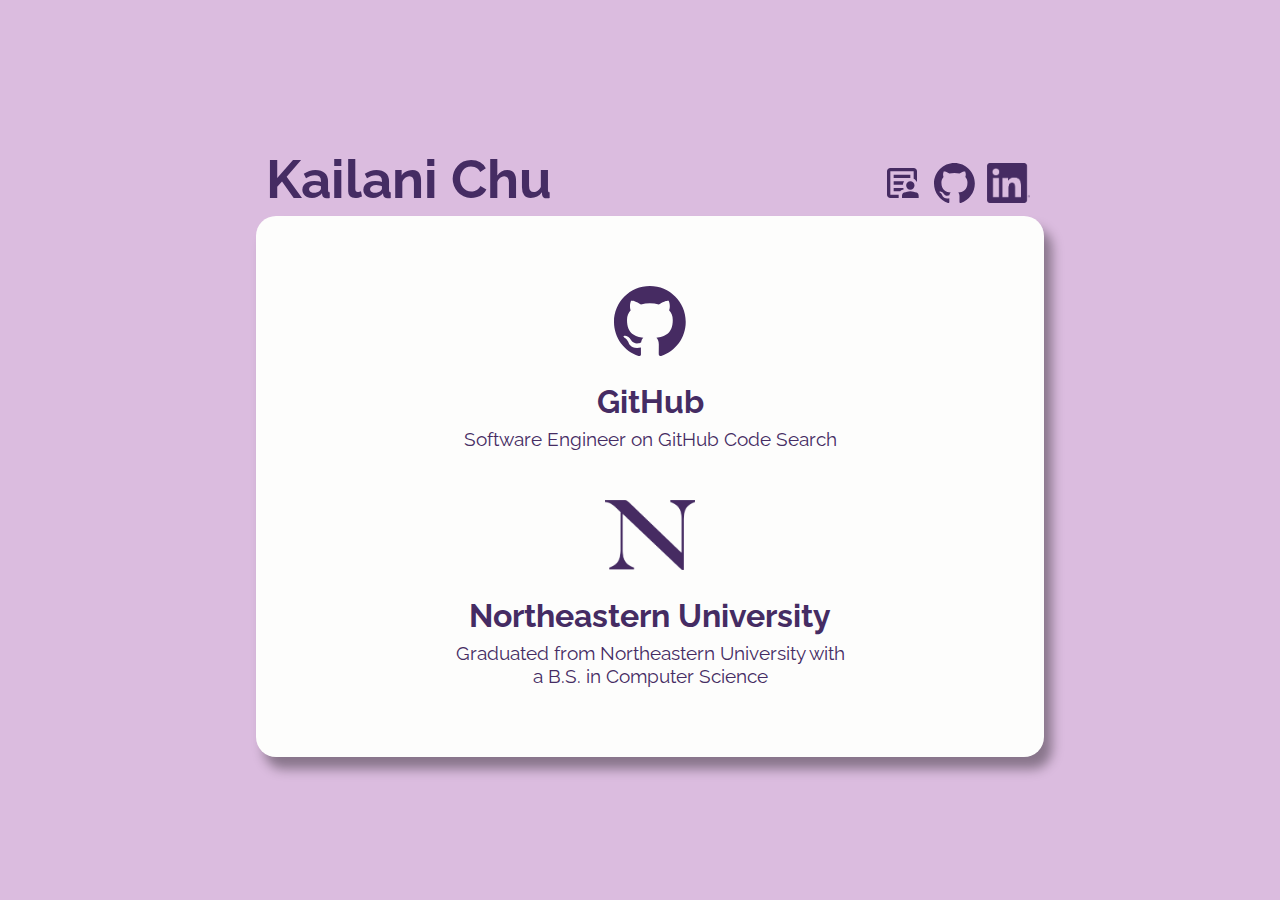
<file: index.html>
<!DOCTYPE html>
<meta charset="UTF-8">

<html>

<head>
	<title>Kailani Chu</title>
	<link rel="stylesheet" type="text/css" href="css/base.css">
	<link rel="stylesheet" type="text/css" href="css/index.css">

	<link rel="icon" type="image/png" href="favicon.png">

	<meta name="description" content="Kailani Chu Website">
	<meta name="viewport" content="width=device-width, initial-scale=1">
	<meta name="google-site-verification" content="tVwBkbaSJAWxzVa_wgE4rpUVZ51pTCfhYT0IoufiOCo" />

	<link href="https://fonts.googleapis.com/css2?family=Raleway:ital,wght@0,100..900;1,100..900&display=swap" rel="stylesheet">
</head>

<body>
	<div class="outer">
		<div class="header">
			<span class="name">Kailani Chu</span>

			<span class="links">
				<a class="external-link" href="resources/kailani-chu-resume.pdf">
					<img src="images/resume.svg" alt="resume link">
				</a>

				<a class="external-link" href="https://github.com/hawaiigal">
					<img src="images/github-mark.svg" alt="Github link">
				</a>
		
				<a class="external-link" href="https://www.linkedin.com/in/kailanichu">
					<img src="images/linkedin.png" alt="linkedin link">
				</a>
			</span>
		</div>

		<div class="container">
			<div class="item">
				<img src="images/github-mark.svg">

				<div class="description">
					<h3>GitHub</h3>
					<p>Software Engineer on GitHub Code Search</p>
				</div>
			</div>

			<div class="item">
				<img src="images/neu.png">
				<div class="description">
					<h3>Northeastern University</h3>
					<p>Graduated from Northeastern University with a B.S. in Computer Science</p>
				</div>
			</div>
		</div>
	</div>
</body>

</html>
</file>
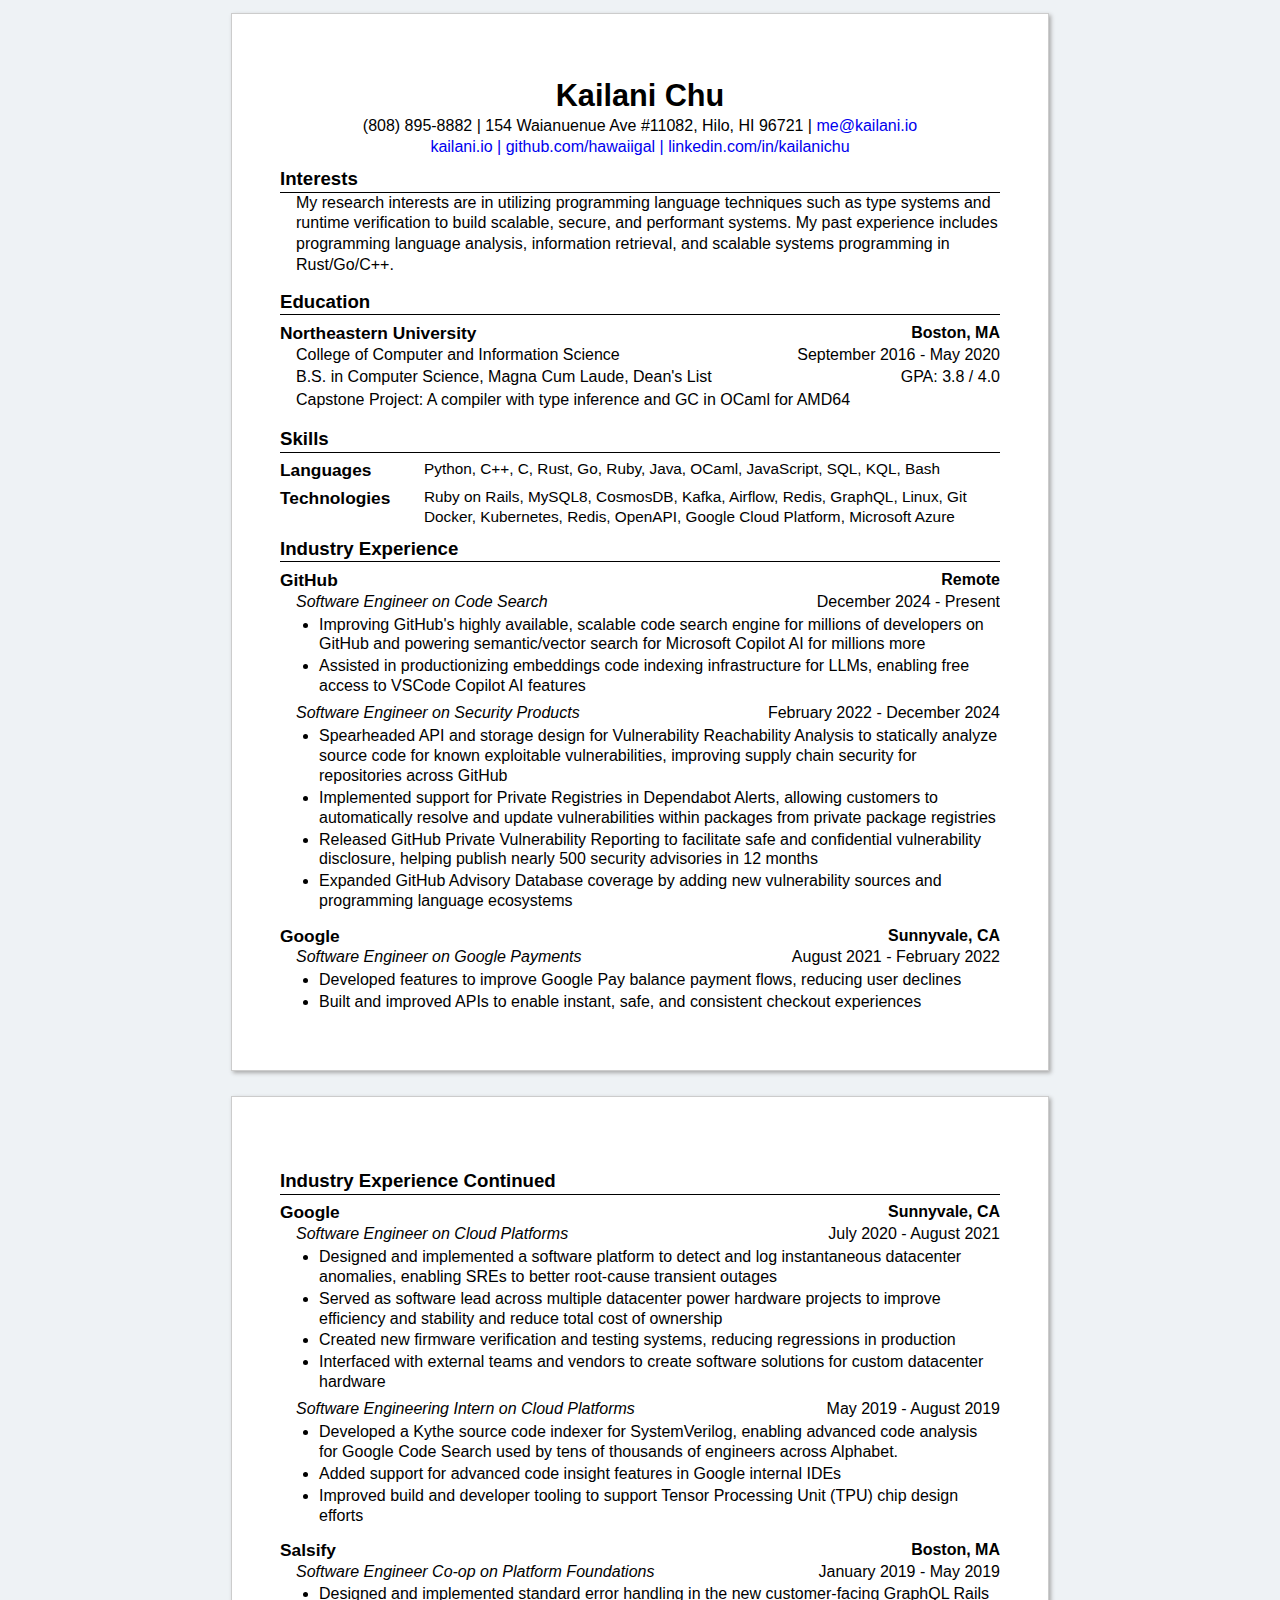
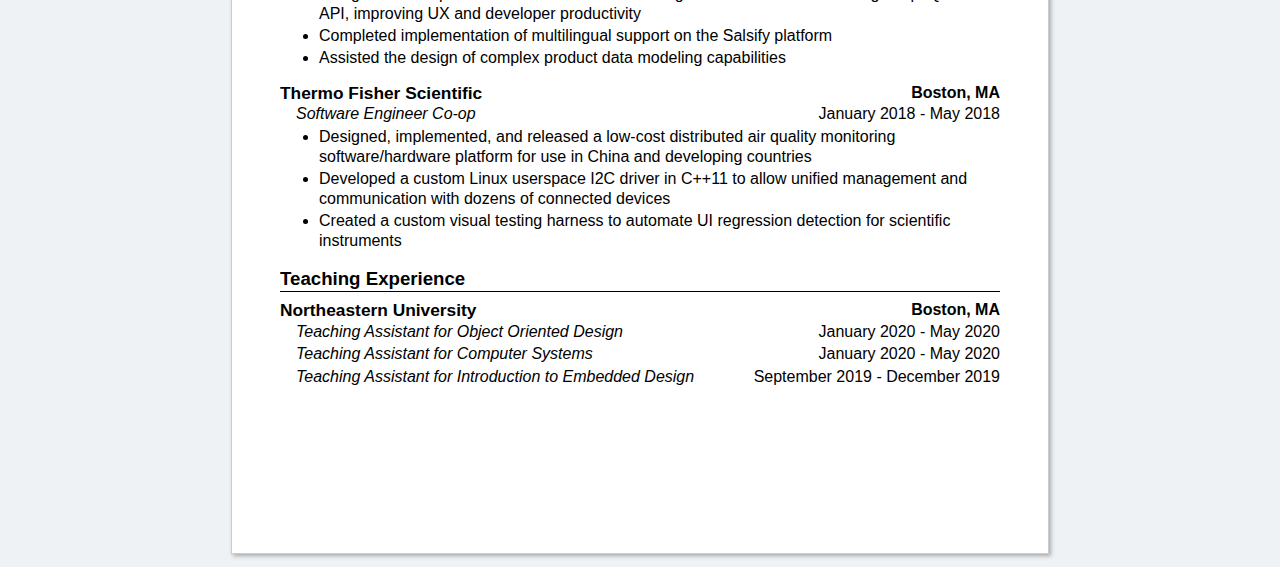
<file: resources/cv.html>
<!DOCTYPE html>

<html>

<head>
  <title>Kailani Chu CV</title>
  <link rel="stylesheet" href="../css/cv.css">
  <link rel="icon" type="../image/png" href="favicon.png">
  <meta charset="utf-8" />
</head>

<body>
  <div class="outer">
    <div class="resume">
      <div class="center header">
        <h1 class="name center">
          Kailani Chu
        </h1>

        <div class="about center">
          <div class="address">
            <p>
              (808) 895-8882
              | 154 Waianuenue Ave #11082, Hilo, HI 96721 | <a href="mailto:me@kailani.io">
                me@kailani.io</a>
            </p>
          </div>

          <p class="contact-info">

          </p>

          <p class="links">
            <a href="https://kailani.io">kailani.io | </a>
            <a href="https://github.com/hawaiigal">github.com/hawaiigal | </a>
            <a href="https://www.linkedin.com/in/kailanichu">linkedin.com/in/kailanichu</a>
          </p>

          <p class="availability">
          </p>
        </div>

      </div>

      <div class="section interest">
        <h3 class="section-title">Interests</h3>

        <div class="description">
          My research interests are in utilizing programming language techniques such as type systems and runtime
          verification to build scalable, secure, and performant systems. My past experience includes programming language analysis, information retrieval, and scalable systems programming in Rust/Go/C++.
        </div>

      </div>

      <div class="section education">
        <h3 class="section-title">Education</h3>
        <div class="entry">
          <h4>Northeastern University
            <span class="right">
              Boston, MA
            </span>
          </h4>

          <div class="description">
            <div class="position">
              <span class="">College of Computer and Information Science</span>
              <span class="right">September 2016 - May 2020</span>
            </div>

            <div class="position">
              <span class="">B.S. in Computer Science, Magna Cum Laude, Dean's List</span>
              <span class="right">GPA: 3.8 / 4.0</span>
            </div>

            <div class="position">
              <span class="">Capstone Project: A compiler with type inference and GC in OCaml for AMD64</span>
            </div>
          </div>
        </div>
      </div>

      <div class="section skills">

        <h3 class="section-title">Skills</h3>

        <div class="entry">
          <h4 class="left">Languages</h4>

          <div class="details">
            <p>Python, C++, C, Rust, Go, Ruby, Java, OCaml, JavaScript, SQL, KQL, Bash</p>
          </div>

        </div>

        <div class="entry">
          <h4>Technologies</h4>
          <div class="details">
            <p>Ruby on Rails, MySQL8, CosmosDB, Kafka, Airflow, Redis, GraphQL, Linux, Git</p>
            <p>Docker, Kubernetes, Redis, OpenAPI, Google Cloud Platform, Microsoft Azure</p>
          </div>

        </div>
      </div>

      <div class="section work">
        <h3 class="section-title">Industry Experience</h3>

        <div class="entry">
          <h4>GitHub
            <span class="right">
              Remote
            </span>
          </h4>


          <div class="description">
            <div class="position">
              <span class="left">Software Engineer on Code Search</span>
              <span class="right">December 2024 - Present</span>
            </div>

            <ul class="details">
              <li>
                Improving GitHub's highly available, scalable code search engine for millions of developers on GitHub
                and powering semantic/vector search for Microsoft Copilot AI for millions more
              </li>

              <li>
                Assisted in productionizing embeddings code indexing infrastructure for LLMs, enabling free access to
                VSCode Copilot AI features
              </li>
            </ul>
          </div>

          <div class="description">
            <div class="position">
              <span class="left">Software Engineer on Security Products</span>
              <span class="right">February 2022 - December 2024 </span>
            </div>

            <ul class="details">
              <li>
                Spearheaded API and storage design for Vulnerability Reachability Analysis to statically analyze source code for known exploitable vulnerabilities, improving supply chain security for repositories across GitHub
              </li>
              
              <li>
                Implemented support for Private Registries in Dependabot Alerts, allowing customers to
                automatically resolve and update vulnerabilities within packages from private package
                registries
              </li>

              <li>
                Released GitHub Private Vulnerability Reporting to facilitate safe and confidential
                vulnerability disclosure, helping publish nearly 500 security advisories in 12 months
              </li>

              <li>
                Expanded GitHub Advisory Database coverage by adding new vulnerability sources and programming language ecosystems
              </li>
            </ul>
          </div>
        </div>


        <div class="entry">
          <h4>Google
            <span class="right">
              Sunnyvale, CA
            </span>
          </h4>

          <div class="description">
            <div class="position">
              <span class="left">Software Engineer on Google Payments</span>
              <span class="right">August 2021 - February 2022</span>
            </div>

            <ul class="details">
              <li>
                Developed features to improve Google Pay balance payment flows, reducing user declines
              </li>

              <li>
                Built and improved APIs to enable instant, safe, and consistent checkout experiences
              </li>
            </ul>
          </div>
        </div>



      </div>

    </div>
  </div>

  <div class="outer">
    <div class="resume">

      <div class="section work">
        <h3 class="section-title">Industry Experience Continued</h3>

        <div class="entry">
          <h4>Google
            <span class="right">
              Sunnyvale, CA
            </span>
          </h4>
          <div class="description">
            <div class="position">
              <span class="left">Software Engineer on Cloud Platforms</span>
              <span class="right">July 2020 - August 2021</span>
            </div>

            <ul class="details">
              <li>
                Designed and implemented a software platform to detect and log instantaneous datacenter
                anomalies,
                enabling SREs to better root-cause transient outages
              </li>

              <li>
                Served as software lead across multiple datacenter power hardware projects to improve
                efficiency and stability and reduce total cost of ownership
              </li>

              <li>
                Created new firmware verification and testing systems, reducing regressions in
                production
              </li>

              <li>
                Interfaced with external teams and vendors to create software solutions for custom
                datacenter hardware
              </li>
            </ul>
          </div>

          <div class="description">
            <div class="position">
              <span class="left">Software Engineering Intern on Cloud Platforms</span>
              <span class="right">May 2019 - August 2019</span>
            </div>

            <ul class="details">
              <li>
                Developed a Kythe source code indexer for SystemVerilog, enabling advanced code analysis for Google Code
                Search used by tens of thousands of engineers across Alphabet.
              </li>

              <li>
                Added support for advanced code insight features in Google internal IDEs
              </li>

              <li>
                Improved build and developer tooling to support Tensor Processing Unit (TPU) chip design efforts
              </li>
            </ul>
          </div>
        </div>

        <div class="entry">
          <h4>Salsify
            <span class="right">
              Boston, MA
            </span>
          </h4>

          <div class="description">
            <div class="position">
              <span class="left">Software Engineer Co-op on Platform Foundations</span>
              <span class="right">January 2019 - May 2019</span>
            </div>

            <ul class="details">
              <li>
                Designed and implemented standard error handling in the new customer-facing
                GraphQL Rails
                API, improving UX and developer productivity
              </li>
              <li>
                Completed implementation of multilingual support on the Salsify platform
              </li>
              <li>
                Assisted the design of complex product data modeling capabilities
              </li>
            </ul>
          </div>
        </div>

        <div class="entry">
          <h4>Thermo Fisher Scientific
            <span class="right">
              Boston, MA
            </span>
          </h4>

          <div class="description">
            <div class="position">
              <span class="left">Software Engineer Co-op</span>
              <span class="right">January 2018 - May 2018</span>
            </div>

            <ul class="details">
              <li>
                Designed, implemented, and released a low-cost distributed air quality monitoring software/hardware
                platform for use in China and developing countries
              </li>
              <li>
                Developed a custom Linux userspace I2C driver in C++11 to allow unified management and communication
                with dozens of connected devices
              </li>
              <li>
                Created a custom visual testing harness to automate UI regression detection for scientific instruments
              </li>
            </ul>
          </div>
        </div>
      </div>

      <div class="section work">
        <h3 class="section-title">Teaching Experience</h3>

        <div class="entry">
          <h4>Northeastern University
            <span class="right">
              Boston, MA
            </span>
          </h4>

          <div class="description">
            <div class="position">
              <span class="left italic">Teaching Assistant for Object Oriented Design</span>
              <span class="right">January 2020 - May 2020</span>
            </div>

            <div class="position">
              <span class="left italic">Teaching Assistant for Computer Systems</span>
              <span class="right">January 2020 - May 2020</span>
            </div>

            <div class="position">
              <span class="left italic">Teaching Assistant for Introduction to Embedded Design</span>
              <span class="right">September 2019 - December 2019</span>
            </div>

          </div>
        </div>
      </div>
    </div>
  </div>
</body>

</html>
</file>
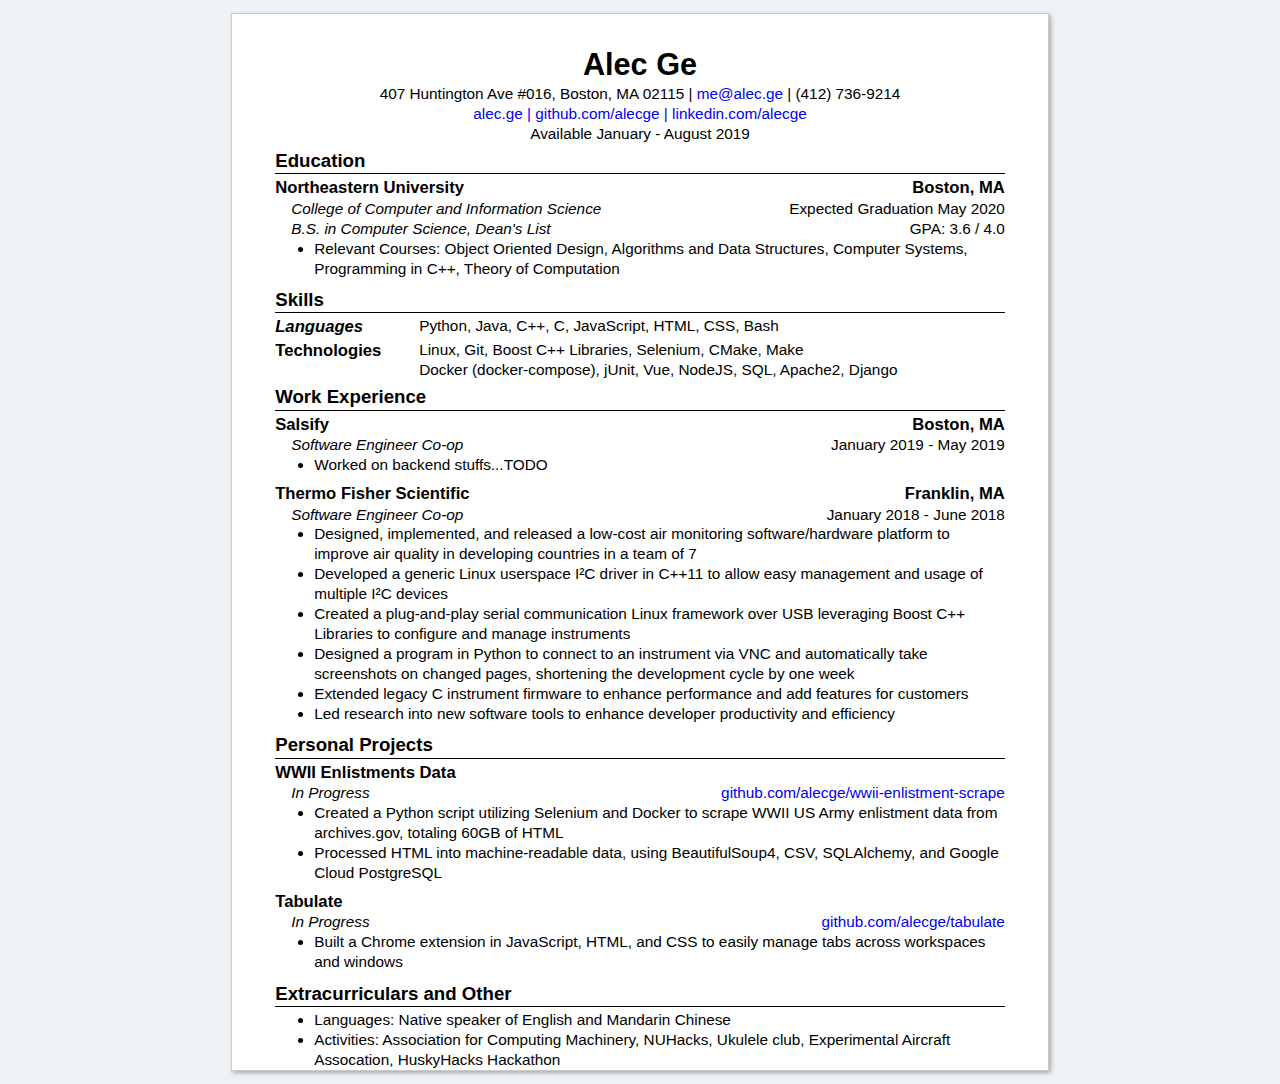
<file: resources/new-resume.html>
<!DOCTYPE html>

<html>

<head>
    <title>Alec Ge Resume</title>
    <link rel="stylesheet" href="../css/resume.css">
    <link rel="icon" type="../image/png" href="favicon.png">
    <meta charset="utf-8"/>
</head>

<body>
    <div class="resume">
        <div class="center header">
            <h1 class="name center">
                Alec Ge
            </h1>

            <div class="about center">
                <div class="address">
                    <p>
                        407 Huntington Ave #016, Boston, MA 02115 |
                        <a href="mailto:me@alec.ge">me@alec.ge</a> | (412) 736-9214
                    </p>
                </div>

                <p class="contact-info">

                </p>

                <p class="links">
                    <a href="https://alec.ge">alec.ge | </a>
                    <a href="https://github.com/alecge">github.com/alecge | </a>
                    <a href="https://www.linkedin.com/in/alecge">linkedin.com/alecge</a>
                </p>

                <p class="availability">
                    Available January - August 2019
                </p>
            </div>

        </div>

        <div class="section education">

            <h3 class="section-title">Education</h3>

            <div class="entry">
                <h4>Northeastern University
                    <span class="right">
                        Boston, MA
                    </span>
                </h4>

                <div class="description">
                    <div class="annotation">
                        <span class="left">College of Computer and Information Science</span>
                        <span class="right">Expected Graduation May 2020</span>
                    </div>

                    <div class="annotation">
                        <span class="left">B.S. in Computer Science, Dean's List</span>
                        <span class="right">GPA: 3.6 / 4.0</span>
                    </div>

                    <ul class="details">
                        <li>
                            Relevant Courses: Object Oriented Design, Algorithms and Data Structures, Computer Systems, Programming in C++, Theory of Computation
                        </li>
                        
                    </ul>
                </div>


            </div>
        </div>

        <div class="section skills">

            <h3 class="section-title">Skills</h3>

            <div class="entry">
                <h4 class="left">Languages</h4>

                <div class="details">
                    <p>Python, Java, C++, C, JavaScript, HTML, CSS, Bash
                </div>

            </div>

            <div class="entry">
                <h4>Technologies</h4>
                <div class="details">
                    <p>Linux, Git, Boost C++ Libraries, Selenium, CMake, Make</p>
                    <p>Docker (docker-compose), jUnit, Vue, NodeJS, SQL, Apache2, Django</p>

                </div>

            </div>
        </div>

        <div class="section work">

            <h3 class="section-title">Work Experience</h3>
            
            
            <div class="entry">
                <h4>Salsify
                    <span class="right">
                        Boston, MA
                    </span>
                </h4>

                <div class="description">
                    <div class="annotation">
                        <span class="left">Software Engineer Co-op</span>
                        <span class="right">January 2019 - May 2019</span>
                    </div>

                    <ul class="details">
                        <li>
                            Worked on backend stuffs...TODO
                        </li>

                    </ul>
                  </div>
            </div>



            <div class="entry">
                <h4>Thermo Fisher Scientific
                    <span class="right">
                        Franklin, MA
                    </span>
                </h4>

                <div class="description">
                    <div class="annotation">
                        <span class="left">Software Engineer Co-op</span>
                        <span class="right">January 2018 - June 2018</span>
                    </div>

                    <ul class="details">
                        <li>
                            Designed, implemented, and released a low-cost air monitoring software/hardware platform to improve air quality in developing countries in a team of 7
                        </li>

                        <li>
                            Developed a generic Linux userspace I&sup2;C driver in C++11 to allow easy management and usage of multiple I&sup2;C devices
                        </li>

                        <li>
                            Created a plug-and-play serial communication Linux framework over USB leveraging Boost C++ Libraries to configure and manage instruments
                        </li>

                        <li>
                            Designed a program in Python to connect to an instrument via VNC and automatically take screenshots on changed pages, shortening the development cycle by one week
                        </li>

                        <li>
                            Extended legacy C instrument firmware to enhance performance and add features for customers
                        </li>

                        <li>
                            Led research into new software tools to enhance developer productivity and efficiency
                        </li>

                    </ul>
                  </div>
            </div>


        </div>

        <div class="section projects">

            <h3 class="section-title">Personal Projects</h3>

            <div class="entry">
                <h4>WWII Enlistments Data
                    <span class="right">

                    </span>
                </h4>

                <div class="description">
                    <div class="annotation">
                        <span class="left">In Progress</span>
                        <span class="right"><a href="github.com/alecge/wwii-enlistment-scrape">github.com/alecge/wwii-enlistment-scrape</a></span>
                    </div>

                    <ul class="details">
                        <li>
                            Created a Python script utilizing Selenium and Docker to scrape WWII US Army enlistment data from archives.gov, totaling 60GB of HTML
                        </li>

                        <li>
                            Processed HTML into machine-readable data, using BeautifulSoup4, CSV, SQLAlchemy, and Google Cloud PostgreSQL
                        </li>
                    </ul>


                </div>
            </div>


            <div class="entry">
                <h4>Tabulate
                    <span class="right">

                    </span>
                </h4>

                <div class="description">
                    <div class="annotation">
                        <span class="left">In Progress</span>
                        <span class="right"><a href="https://github.com/alecge/tabulate">github.com/alecge/tabulate</a></span>
                    </div>

                    <ul class="details">
                        <li>
                            Built a Chrome extension in JavaScript, HTML, and CSS to easily manage tabs across workspaces and windows
                        </li>
                    </ul>


                </div>
            </div>

            
        </div>

        <div class="section projects">

            <h3 class="section-title">Extracurriculars and Other </h3>

            <div class="entry">
                <h4>
                    <span class="right">

                    </span>
                </h4>

                <div class="description">
                    <div class="annotation">
                        <span class="left"></span>
                        <span class="right"></span>
                    </div>

                    <ul class="details">
                        <li>
                            Languages: Native speaker of English and Mandarin Chinese
                        </li>

                            
                        <li>
                            Activities: Association for Computing Machinery, NUHacks, Ukulele club, Experimental Aircraft Assocation, HuskyHacks Hackathon
                        </li>
                    </ul>


                </div>
            </div>
            
        </div>


        <!-- <h4 class="reference center">References available upon request</h4> -->
    </div>
</body>

</html>
</file>
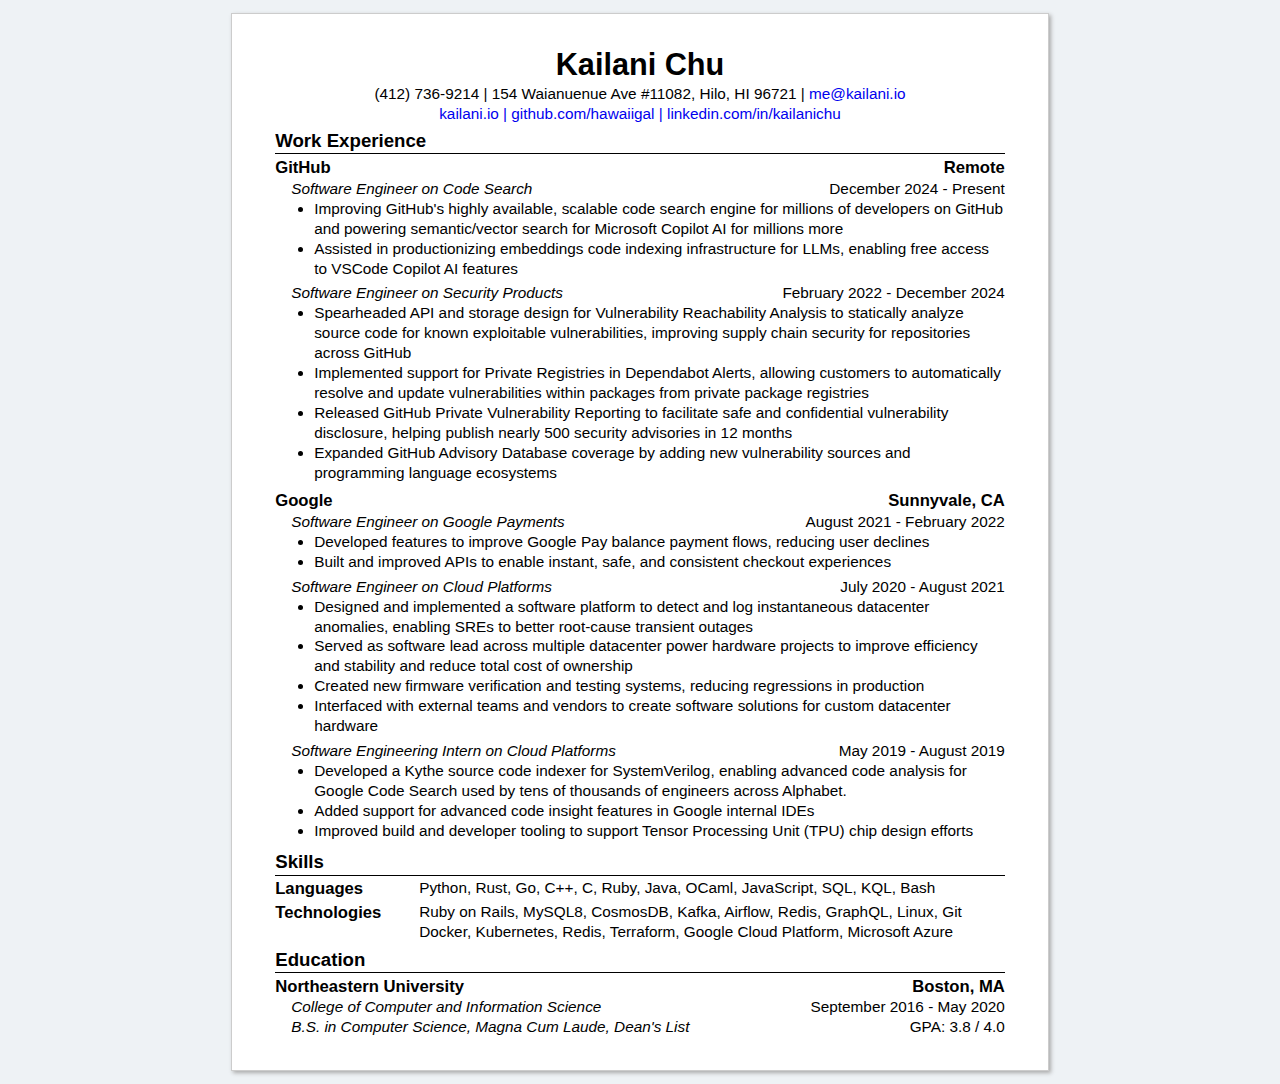
<file: resources/resume.html>
<!DOCTYPE html>

<html>

<head>
  <title>Kailani Chu Resume</title>
  <link rel="stylesheet" href="../css/resume.css">
  <link rel="icon" type="../image/png" href="favicon.png">
  <meta charset="utf-8" />
</head>

<body>
  <div class="resume">
    <div class="center header">
      <h1 class="name center">
        Kailani Chu
      </h1>

      <div class="about center">
        <div class="address">
          <p>
            (412) 736-9214
            | 154 Waianuenue Ave #11082, Hilo, HI 96721 | <a href="mailto:me@kailani.io">
              me@kailani.io</a>
          </p>
        </div>

        <p class="contact-info">

        </p>

        <p class="links">
          <a href="https://kailani.io">kailani.io | </a>
          <a href="https://github.com/hawaiigal">github.com/hawaiigal | </a>
          <a href="https://www.linkedin.com/in/kailanichu">linkedin.com/in/kailanichu</a>
        </p>

        <p class="availability">
        </p>
      </div>

    </div>

    <div class="section work">

      <h3 class="section-title">Work Experience</h3>

      <div class="entry">
        <h4>GitHub
          <span class="right">
            Remote
          </span>
        </h4>


        <div class="description">
          <div class="annotation">
            <span class="left">Software Engineer on Code Search</span>
            <span class="right">December 2024 - Present</span>
          </div>

          <ul class="details">
            <li>
              Improving GitHub's highly available, scalable code search engine for millions of developers
              on GitHub
              and powering semantic/vector search for Microsoft Copilot AI for millions more
            </li>

            <li>
              Assisted in productionizing embeddings code indexing infrastructure for LLMs, enabling free
              access to
              VSCode Copilot AI features
            </li>
          </ul>
        </div>

        <div class="description">
          <div class="annotation">
            <span class="left">Software Engineer on Security Products</span>
            <span class="right">February 2022 - December 2024 </span>
          </div>

          <ul class="details">
            <li>
              Spearheaded API and storage design for Vulnerability Reachability Analysis to statically
              analyze source code for known exploitable vulnerabilities, improving supply chain security
              for repositories across GitHub
            </li>

            <li>
              Implemented support for Private Registries in Dependabot Alerts, allowing customers to
              automatically resolve and update vulnerabilities within packages from private package
              registries
            </li>

            <li>
              Released GitHub Private Vulnerability Reporting to facilitate safe and confidential
              vulnerability disclosure, helping publish nearly 500 security advisories in 12 months
            </li>

            <li>
              Expanded GitHub Advisory Database coverage by adding new vulnerability sources and
              programming language ecosystems
            </li>
          </ul>
        </div>
      </div>


      <div class="entry">
        <h4>Google
          <span class="right">
            Sunnyvale, CA
          </span>
        </h4>

        <div class="description">
          <div class="annotation">
            <span class="left">Software Engineer on Google Payments</span>
            <span class="right">August 2021 - February 2022</span>
          </div>

          <ul class="details">
            <li>
              Developed features to improve Google Pay balance payment flows, reducing user declines
            </li>

            <li>
              Built and improved APIs to enable instant, safe, and consistent checkout experiences
            </li>
          </ul>
        </div>

        <div class="description">
          <div class="annotation">
            <span class="left">Software Engineer on Cloud Platforms</span>
            <span class="right">July 2020 - August 2021</span>
          </div>

          <ul class="details">
            <li>
              Designed and implemented a software platform to detect and log instantaneous datacenter
              anomalies,
              enabling SREs to better root-cause transient outages
            </li>

            <li>
              Served as software lead across multiple datacenter power hardware projects to improve
              efficiency and stability and reduce total cost of ownership
            </li>

            <li>
              Created new firmware verification and testing systems, reducing regressions in
              production
            </li>

            <li>
              Interfaced with external teams and vendors to create software solutions for custom
              datacenter hardware
            </li>
          </ul>
        </div>

        <div class="description">
          <div class="annotation">
            <span class="left">Software Engineering Intern on Cloud Platforms</span>
            <span class="right">May 2019 - August 2019</span>
          </div>

          <ul class="details">
            <li>
              Developed a Kythe source code indexer for SystemVerilog, enabling advanced code analysis for Google Code
              Search used by tens of thousands of engineers across Alphabet.
            </li>

            <li>
              Added support for advanced code insight features in Google internal IDEs
            </li>

            <li>
              Improved build and developer tooling to support Tensor Processing Unit (TPU) chip design efforts
            </li>
          </ul>
        </div>
      </div>
    </div>

    <div class="section skills">

      <h3 class="section-title">Skills</h3>

      <div class="entry">
        <h4 class="">Languages</h4>

        <div class="details">
          <p>Python, Rust, Go, C++, C, Ruby, Java, OCaml, JavaScript, SQL, KQL, Bash</p>
        </div>

      </div>

      <div class="entry">
        <h4>Technologies</h4>
        <div class="details">
          <p>Ruby on Rails, MySQL8, CosmosDB, Kafka, Airflow, Redis, GraphQL, Linux, Git</p>
          <p>Docker, Kubernetes, Redis, Terraform, Google Cloud Platform, Microsoft Azure</p>
        </div>

      </div>
    </div>

    <div class="section education">

      <h3 class="section-title">Education</h3>

      <div class="entry">
        <h4>Northeastern University
          <span class="right">
            Boston, MA
          </span>
        </h4>

        <div class="description">
          <div class="annotation">
            <span class="left">College of Computer and Information Science</span>
            <span class="right">September 2016 - May 2020</span>
          </div>

          <div class="annotation">
            <span class="left">B.S. in Computer Science, Magna Cum Laude, Dean's List</span>
            <span class="right">GPA: 3.8 / 4.0</span>
          </div>
        </div>


      </div>
    </div>
  </div>
</body>

</html>
</file>
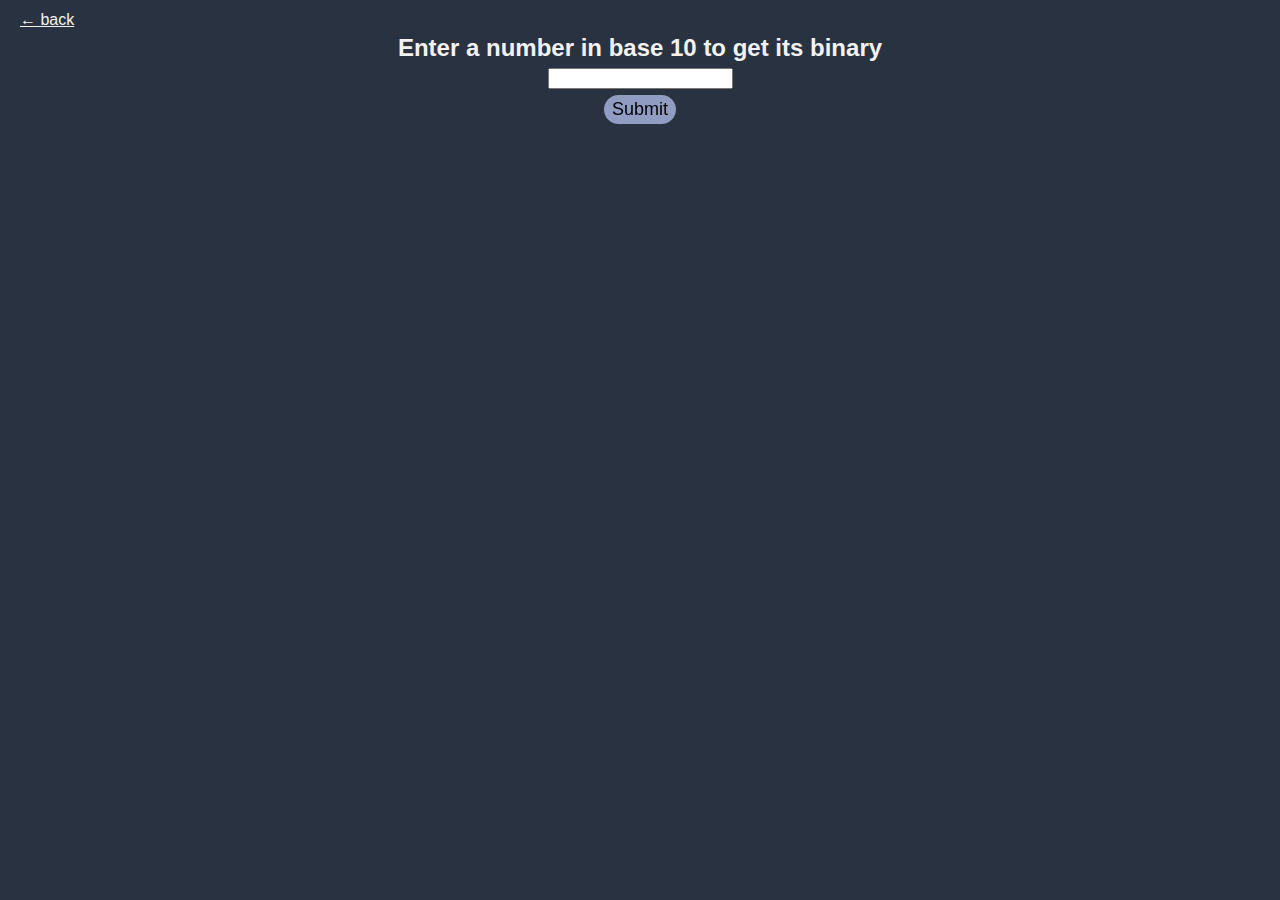
<file: public_html/pages/base-10-to-2.html>
<!DOCTYPE html>
<head>
	<title>Base 10 to Base 2 Conversion</title>
	<meta name="viewport" content="width=device-width, intial-scale=1">
	<meta charset="utf-8">

	<link rel="stylesheet" type="text/css" href="../css/base.css">
	<link rel="stylesheet" type="text/css" href="css/base-10-to-2.css">
	<link rel="stylesheet" type="text/css" href="css/pages.css">
	
	<script src="scripts/base-10-to-2.js"></script>
</head>

<html>
	<body>
		<div class="back">
			<a href="https://alec.ge">← back</a>
		</div>
		
		<p id="title">Enter a number in base 10 to get its binary</p>
		
		<input type="text" name="userInput" id="base10" onkeydown="triggerEnter()" autocomplete="off"><br>

		<a href="#" class="hvr-shrink">
			<input type="button" id="submit" value="Submit" onclick="calculate()">
		</a>

		<p id="output"></p>
	</body>
</html>
</file>
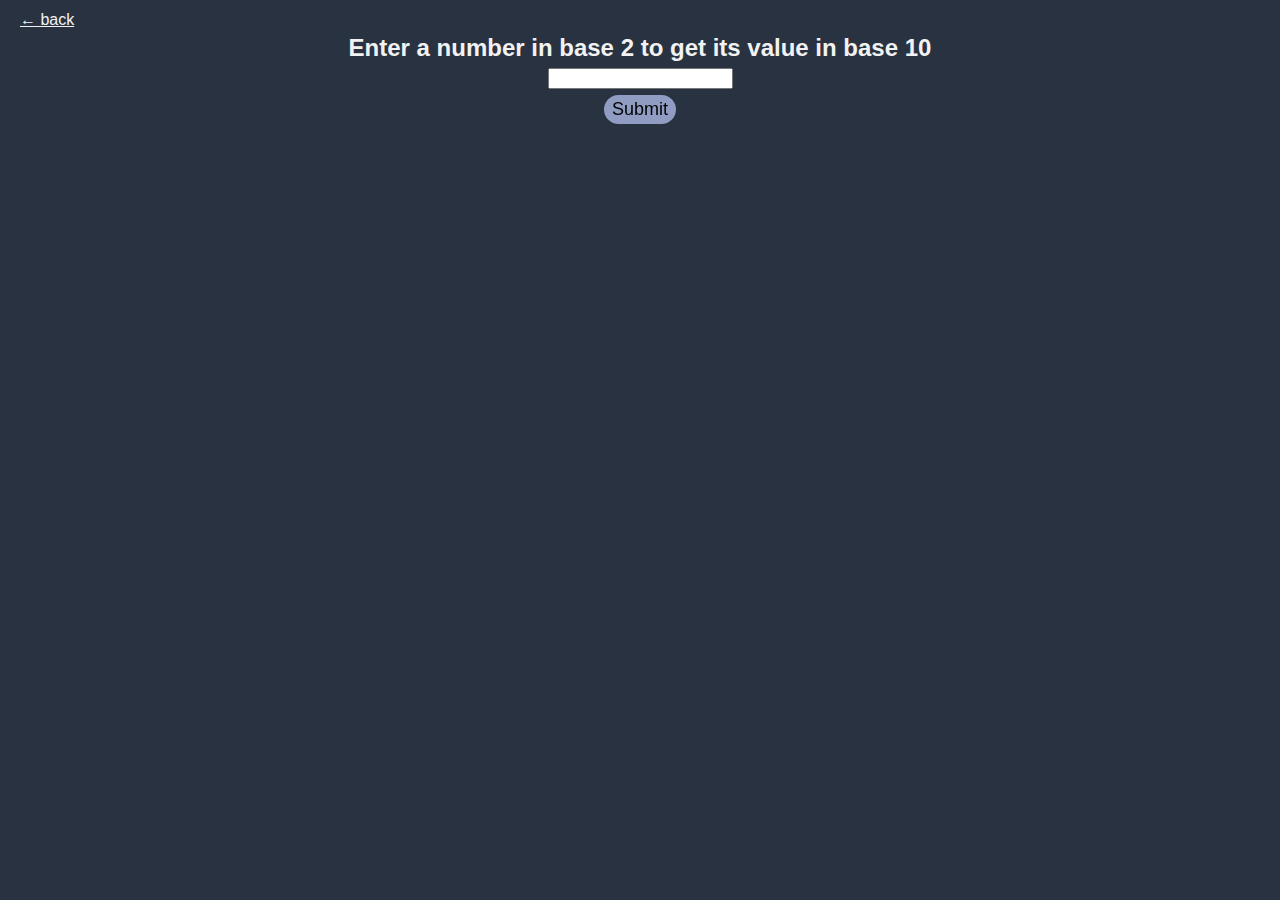
<file: public_html/pages/base-2-to-10.html>
<!DOCTYPE html>
<head>
	<title>Base 2 to Base 10 Conversion</title>

	<meta name="viewport" content="width=device-width, initial-scale=1">
	<meta charset="utf-8">

	<link rel="shortcut icon" type="image/x-icon" href="favicon.ico">
	<link rel="stylesheet" type="text/css" href="../css/base.css">
	<link rel="stylesheet" type="text/css" href="css/base-10-to-2.css">
	<link rel="stylesheet" type="text/css" href="css/pages.css">

	<script src="scripts/base-2-to-10.js"></script>
</head>

<html>
	<body>
		<div class="back">
			<a href="https://alec.ge">← back</a>
		</div>

		<p id="title">Enter a number in base 2 to get its value in base 10</p>
		<input type="text" name="userInput" id="userInput" onkeydown="triggerEnter()" autocomplete="off"><br>

		<a href="#" class="hvr-shrink">
			<input type="button" id="submit" value="Submit" onclick="calculate()">
		</a>

		<p id="output"></p>
	</body>
</html>
</file>
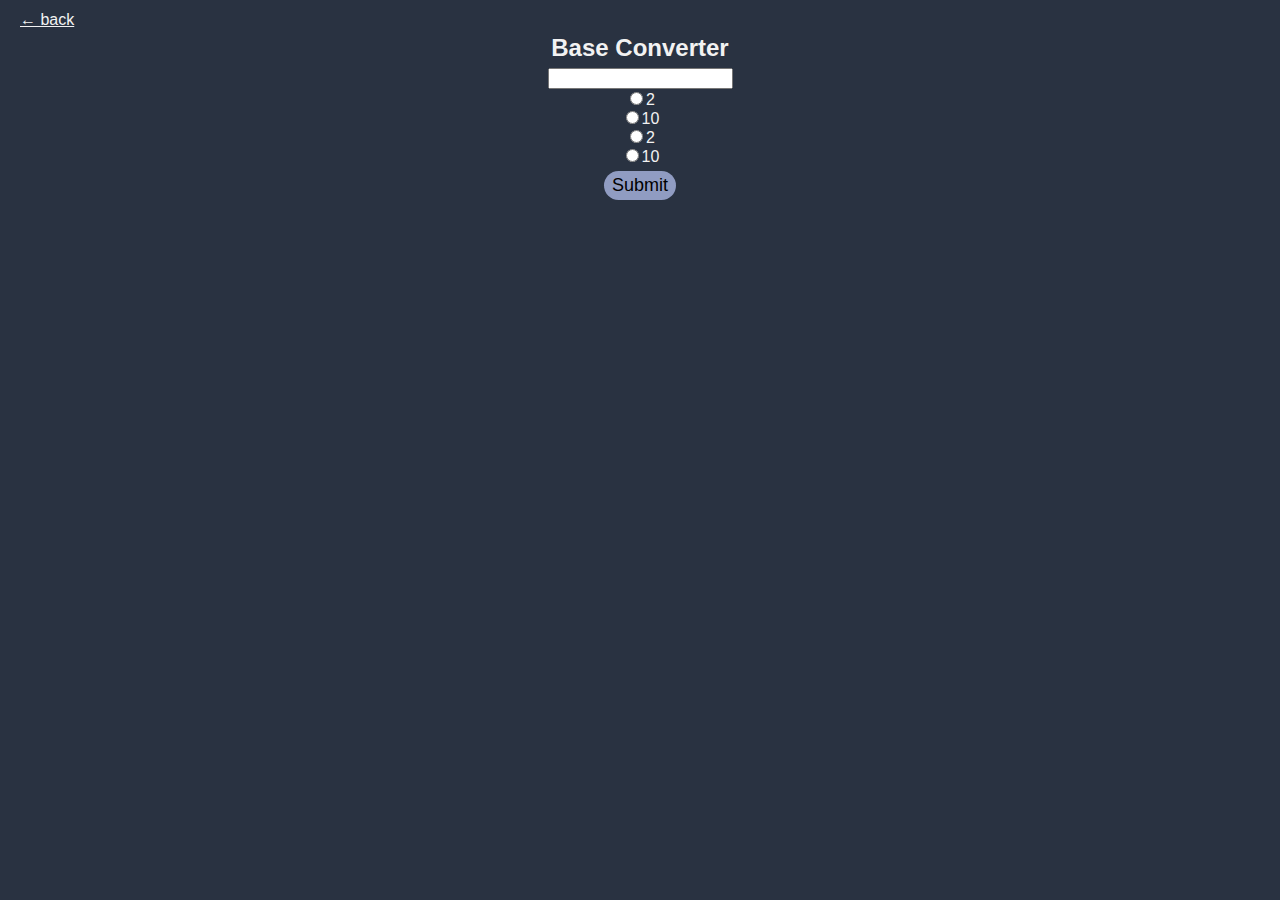
<file: public_html/pages/base-conversion.html>
<!DOCTYPE html>
<head>
	<title>Base Converter </title>
	<meta name="viewport" content="width=device-width, intial-scale=1">
	<meta charset="utf-8">

	<link rel="stylesheet" type="text/css" href="../css/base.css">
	<link rel="stylesheet" type="text/css" href="css/pages.css">

	<script src="scripts/base-10-to-2.js"></script>
</head>

<body>
	<div class="back">
		<a href="../index.html">← back</a>
	</div>

	<p id="title">Base Converter</p>

	<input type="number" id="userInput" onkeydown="triggerEnter()" autocomplete="off">

	<div class="select">
		<form id="fromBase">
			<input type="radio" value="2">2<br>
			<input type="radio" value="10">10<br>
		</form>

		<form id="toBase">
			<input type="radio" value="2">2<br>
			<input type="radio" value="10">10<br>
		</form>
	</div>

	<a href="#" class="hvr-shrink">
		<input type="button" id="submit" value="Submit" onclick="calculate()">
	</a>
</body>
</file>
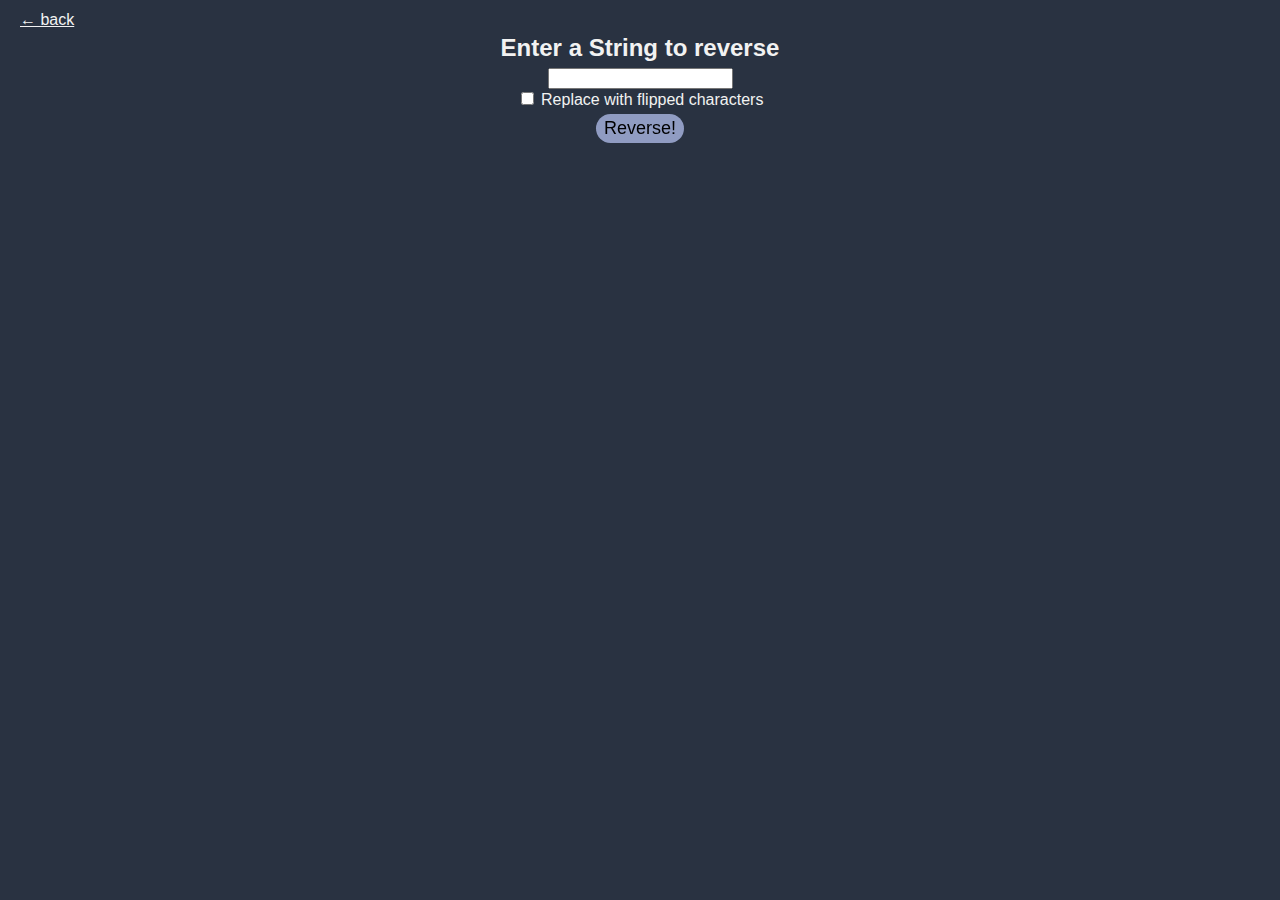
<file: public_html/pages/reverser.html>
<!DOCTYPE html>
<head>
	<title>Text Reversal</title>

	<meta name="viewport" content="width=device-width, initial-scale=1">
	<meta charset="utf-8">

	<link rel="stylesheet" type="text/css" href="../css/base.css">
	<link rel="stylesheet" type="text/css" href="css/base-10-to-2.css">
	<link rel="stylesheet" type="text/css" href="css/pages.css">

	<script src="scripts/reverser.js"></script>
</head>

<html>
	<body>
		<div class="back">
			<a href="https://alec.ge">← back</a>
		</div>

		<p id="title">Enter a String to reverse</p>
		<input type="text" name="userInput" id="userInput" onkeydown="triggerEnter()" autocomplete="off"><br>

        <form action="">
            <input type="checkbox" id="replaceChar" value="true">
            Replace with flipped characters
        </form>

		<a href="#" class="hvr-shrink">
			<input type="button" id="submit" value="Reverse!" onclick="reverse()">
		</a>

		<p id="output"></p>
	</body>
</html>
</file>
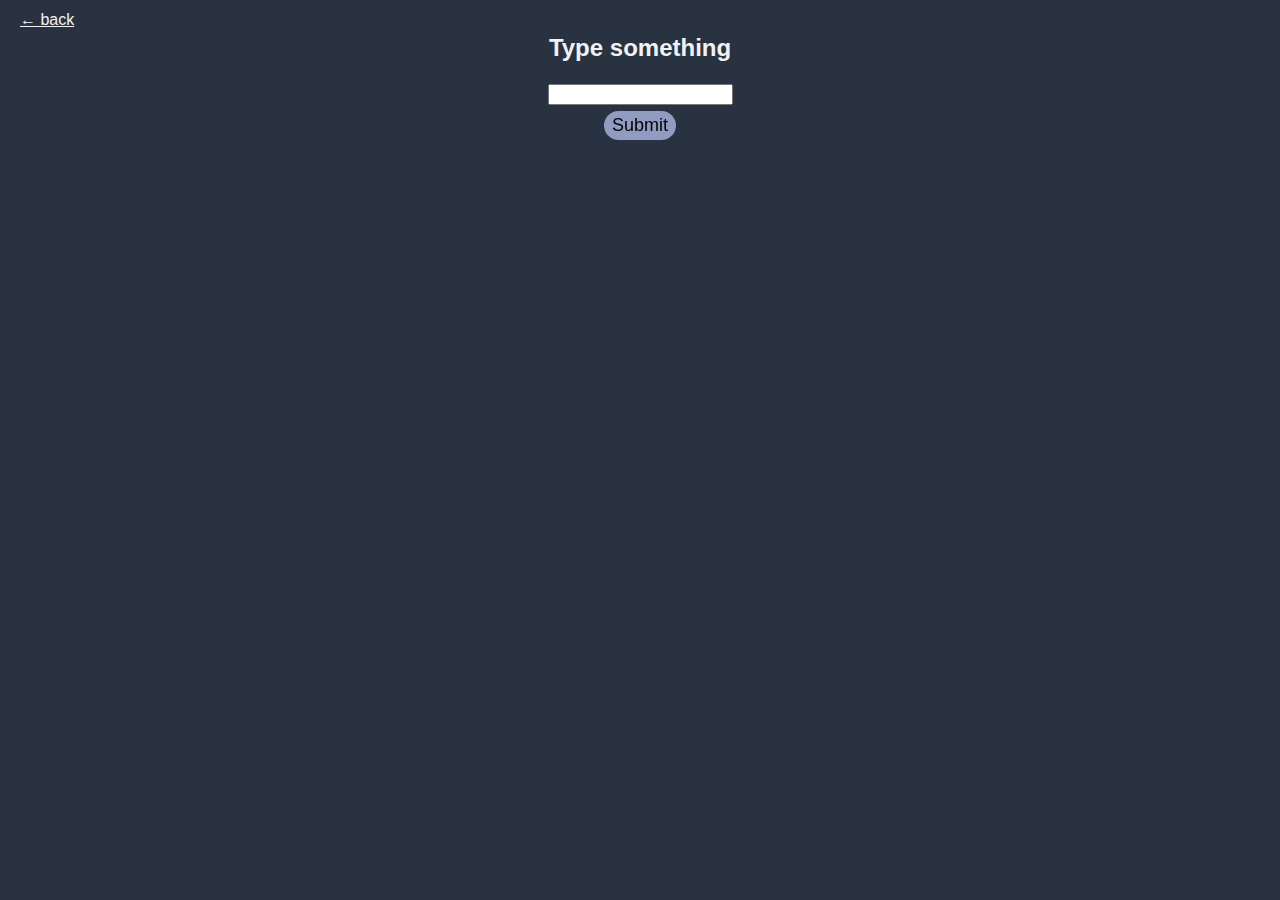
<file: public_html/pages/useless-website.html>
<!DOCTYPE html>
<head>
	<script src="scripts/useless-website.js"></script>
	<link rel="stylesheet" type="text/css" href="../css/base.css">
	<link rel="stylesheet" type="text/css" href="css/useless-website.css">
	<link rel="stylesheet" type="text/css" href="css/pages.css">
	<title>Useless Website</title>

	<meta charset="UTF-8">
	<meta name="viewport" content="width=device-width, intial-scale=1">
</head>
<html>
	<body>
		<div class="back">
			<a href="https://alec.ge">← back</a>
		</div>

		<p id="title"><b>Type something</b></p><br>
		<input type="text" name="userInput" id="ayy" onkeydown="triggerEnter()" autocomplete="off"><br>

		<a href="#" class="hvr-shrink">
			<input type="button" id="submit" value="Submit" onclick="output()">
		</a>

		<p id="myOutput"></p>
	</body>
</html>
</file>
<file: css/index.css>
body {
	height: 100vh;
	display: flex;
	align-items: center;
	justify-content: center;
	flex-flow: column wrap;
	background-color: #DBBCDF;
	/* background-color: #DDA0DDBB; */
	width: 100vw;
}

.outer {
	display: flex;
	align-items: flex-start;
	flex-flow: column wrap;
	width: 60vw;
	min-width: 200px;
	max-width: 1200px;
}

.header {
	display: flex;
	flex-flow: row wrap;
	align-items: flex-end;
	justify-content: left;
	gap: 10px;
	color: #452c63;
	margin: 10px;
	width: 100%;
}

.name {
	font-weight: 700;
	font-size: 40pt;
	margin: 0;
	float: left;
}

.container {
	border-radius: 20px;
	background-color: #FDFDFC;

	padding: 70px 10px;
	width: 100%;
	color: #452c63;

	display: flex;
	justify-content: center;
	align-items: flex-start;
	flex-flow: row wrap;
	gap: 50px;

	box-shadow: 8.0px 12.0px 12.0px hsl(0deg 0% 0% / 0.38);

}

.item {
	display: flex;
	flex-flow: column wrap;
	justify-content: center;
	align-items: center;
	gap: 30px;
}

.item>img {
	height: 70px;
	filter: invert(19%) sepia(11%) saturate(3722%) hue-rotate(228deg) brightness(93%) contrast(92%);
}

.description {
	display: flex;
	flex-direction: column;
	justify-content: center;
	align-items: center;
	gap: 10px;
}

h3 {
	font-weight: 700;
	font-size: 24pt;
}

p {
	font-size: 14pt;
	max-width: 400px;
	line-height: 1.2em;
}

.links {
	margin-left: auto;
}

.external-link {
	text-decoration: none;
	margin: 4px;
}

.external-link:visited {
	text-decoration: none;
}

.external-link img {
	text-decoration: none;
	height: 40px;
	width: auto;

	filter: invert(19%) sepia(11%) saturate(3722%) hue-rotate(228deg) brightness(93%) contrast(92%);
}

@media (max-width: 500px) {
  .outer {
		width: 100vw;
		height: auto;
	}

	.links {
		margin-left: 0;
	}
	
	.container {
		width: 90%;
		margin-left: 5px;
    position: initial;
    top: 0;
    left: 0;
    transform: initial;
  }
}
</file>
<file: css/cv.css>
html,
body,
div,
h1,
h2,
h3,
h4,
p,
i,
b,
a,
ul {
    margin: 0;
    padding: 0;
    font-family: Helvetica, sans-serif, serif;
    line-height: 1.3em;
}

div, span, ul, li {
    font-size: 12pt;
}

a {
    text-decoration: none;
}

a:visited {
    text-decoration: none;
}

li {
    margin-bottom: 2px;
}

.center {
    margin: 0 auto;
    text-align: center;
}

.right {
    float: right;
    clear: right;
}

html {
    background: #EEF2F5;
}

body {
    display: flex;
    flex-direction: column;
}

.outer {
    width: 8.5in;
    height: 11in;
    background: #FFFFFF;
    box-shadow: 2px 2px 4px #AAAAAA;
    border: 1px solid #CCCCCC;

    margin: 0.8em auto;
}

.resume {
    margin: 0.65in .5in;
    overflow: hidden;
}

.header {
    width: 100%;
    font-size: 11.5pt;
}

.about {
    margin-top: 0;
}

.section {
    width: auto;
    margin-top: .1in;
    margin-bottom: 0;
}

.section-title {
    border-bottom: 1px;
    border-bottom-style: solid;
    border-color: black;
    font-size: 14pt;
}

.entry {
    display: block;
    margin-top: 0.07in;
    margin-left: 0;
}

.entry h4 {
    font-size: 13pt;
    margin-left: 0;
}

.description {
    margin-left: 1em;
    margin-right: 0em;
    display: block;
    padding-bottom: 0.3em;
}

.position {
    font-size: 12pt;
    margin-bottom: 2px;
}

.position>.left {
    font-style: italic;
    font-weight: 500;
}

.position>.right {
    /* font-weight: 0; */
}

.italic {
    font-style: italic;
}

.details {
    display: block;
    margin-left: 1.5em;
    margin-right: 0em;
    font-size: 11.5pt;
}

.skills>.entry>h4 {
    vertical-align: top;
    display: inline-block;
    position: absolute;
    /* margin-left: .25in; */
}

.skills .entry div {
    display: inline-block;
    margin-left: 1.5in;
}

.reference {
    margin: .3in auto;
}

@media print {
    @page {
        size: letter portrait;
        margin: 0;
    }

    .outer {
        margin: 0;
        padding: 0;
        border: none;
        box-shadow: none;
        overflow: hidden;
        page-break-after: always;
    }

    /* html {
        overflow: hidden;
    } */

    a,
    a:visited {
        color: #000000;
    }
}
</file>
<file: css/resume.css>
html, body, div, h1, h2, h3, h4, p, i, b, a, ul{
    margin: 0;
    padding: 0;
    font-family: Helvetica, sans-serif, serif;
    line-height: 1.3em;
}

a {
    text-decoration: none;
}

a:visited {
    text-decoration: none;
}

.center {
    margin: 0 auto;
    text-align: center;
}

.right {
    float: right;
    clear: right;
}

.left {
    font-style: italic;
}

html {
    background: #EEF2F5;
}

body {
    width: 8.5in;
    height: 11in;
    background: #FFFFFF;
    box-shadow: 2px 2px 4px #AAAAAA;
    border: 1px solid #CCCCCC;

    margin: 0.8em auto;
}

.resume {
    margin: 0.32in .45in;
    overflow: hidden;
}

.header {
    width: 100%;
    font-size: 11.5pt;
}

.name {
    font-size: 23pt;
}

.about {
    margin-top: 0;
}

.section {
    width: auto;
    margin-top: .05in;
    margin-bottom: 0;
}

.section-title {
    border-bottom: 1px;
    border-bottom-style: solid;
    border-color: black;
    font-size: 14pt;
}

.entry {
    display: block;
    margin-top: 0.03in;
    margin-left: 0;
}

.entry h4 {
    font-size: 12.5pt;
    margin-left: 0;
}

.description {
    margin-left: 1em;
    margin-right: 0em;
    display: block;
    padding-bottom: 0.3em;
}

.annotation {
    font-size: 11.5pt;
}

.details {
    display: block;
    margin-left: 1.5em;
    margin-right: 0em;
    font-size: 11.5pt;
}

.skills > .entry > h4 {
    vertical-align: top;
    display: inline-block;
    position: absolute;
    /* margin-left: .25in; */
}

.skills .entry div {
    display: inline-block;
    margin-left: 1.5in;
}

.reference {
    margin: .3in auto;

}

@media print {
    @page {
        margin: 0;
    }

    body {
        margin: 0;
        padding: 0;
        border: none;
        box-shadow: none;
        overflow: hidden;

    }

    html {
        overflow: hidden;
    }

    a, a:visited {
        color: #000000;
    }
}
</file>
<file: public_html/pages/css/base-10-to-2.css>
.hvr-shrink {
  display: inline-block;
  vertical-align: middle;
  -webkit-transform: perspective(1px) translateZ(0);
  transform: perspective(1px) translateZ(0);
  box-shadow: 0 0 1px transparent;
  -webkit-transition-duration: 0.3s;
  transition-duration: 0.3s;
  -webkit-transition-property: transform;
  transition-property: transform;
}
.hvr-shrink:hover, .hvr-shrink:focus, .hvr-shrink:active {
  -webkit-transform: scale(0.9);
  transform: scale(0.9);
}
/* credit to hover.css at https://github.com/IanLunn/Hover */
</file>
<file: public_html/pages/css/pages.css>
#title {
  font-size: 24px;
  font-weight: bold;
  margin-bottom: 8px;
}

p {
  margin: 4px;
  margin-top: 8px;
}

#submit {
  font-size: 18px;
  margin-top: 6px;
  background-color: #909CC2;
  display: inline-block;
  cursor: pointer;

  padding-left: 8px;
  padding-right: 8px;
  padding-top: 4px;
  padding-bottom: 4px;
  border-radius:28px;
  border-style: none;
}
</file>
<file: public_html/pages/css/useless-website.css>
.hvr-shrink {
  display: inline-block;
  vertical-align: middle;
  -webkit-transform: perspective(1px) translateZ(0);
  transform: perspective(1px) translateZ(0);
  box-shadow: 0 0 1px transparent;
  -webkit-transition-duration: 0.3s;
  transition-duration: 0.3s;
  -webkit-transition-property: transform;
  transition-property: transform;
}
.hvr-shrink:hover, .hvr-shrink:focus, .hvr-shrink:active {
  -webkit-transform: scale(0.9);
  transform: scale(0.9);
}
/* credit to hover.css at https://github.com/IanLunn/Hover */
</file>
<file: css/base.css>
/* http://meyerweb.com/eric/tools/css/reset/
   v2.0 | 20110126
   License: none (public domain)
*/

@import url('https://fonts.googleapis.com/css?family=Raleway');

html, body, div, span, applet, object, iframe,
h1, h2, h3, h4, h5, h6, p, blockquote, pre,
a, abbr, acronym, address, big, cite, code,
del, dfn, em, img, ins, kbd,q , s, samp,
small, strike, strong, sub, sup, tt, var,
b, u, i, center,
dl, dt, dd, ol, ul, li,
fieldset, form, label, legend,
table, caption, tbody, tfoot, thead, tr, th, td,
article, aside, canvas, details, embed,
figure, figcaption, footer, header, hgroup,
menu, nav, output, ruby, section, summary,
time, mark, audio, video {
	margin: 0;
	padding: 0;
	border: 0;
	font-size: 100%;
	vertical-align: baseline;
}
/* HTML5 display-role reset for older browsers */
article, aside, details, figcaption, figure,
footer, header, hgroup, menu, nav, section {
	display: block;
}
body {
	line-height: 1;
}
ol, ul {
	list-style: none;
  -webkit-padding-start: 0px;
}
blockquote, q {
	quotes: none;
}
blockquote:before, blockquote:after,
q:before, q:after {
	content: '';
	content: none;
}
table {
	border-collapse: collapse;
	border-spacing: 0;
}

/*---------------------------------------------------------------------
*****************************ACTUAL CSS********************************
---------------------------------------------------------------------*/

body {
	font-family: 'Raleway', sans-serif;
	font-size: 16px;
	text-align: center;
	height: 100vh;
	min-height: 400px;
}
a {
	color: #F2F2F2;
}
a:visited {
	color: #F2F2F2;
}

::-webkit-scrollbar {
	width: 0px;
	background: transparent; /* make scrollbar transparent */
}
</file>
<file: public_html/css/base.css>
*/ http://meyerweb.com/eric/tools/css/reset/
   v2.0 | 20110126
   License: none (public domain)
*/

@import url('https://fonts.googleapis.com/css?family=Raleway');

html, body, div, span, applet, object, iframe,
h1, h2, h3, h4, h5, h6, p, blockquote, pre,
a, abbr, acronym, address, big, cite, code,
del, dfn, em, img, ins, kbd,q , s, samp,
small, strike, strong, sub, sup, tt, var,
b, u, i, center,
dl, dt, dd, ol, ul, li,
fieldset, form, label, legend,
table, caption, tbody, tfoot, thead, tr, th, td,
article, aside, canvas, details, embed,
figure, figcaption, footer, header, hgroup,
menu, nav, output, ruby, section, summary,
time, mark, audio, video {
	margin: 0;
	padding: 0;
	border: 0;
	font-size: 100%;
	vertical-align: baseline;
}
/* HTML5 display-role reset for older browsers */
article, aside, details, figcaption, figure,
footer, header, hgroup, menu, nav, section {
	display: block;
}
body {
	line-height: 1;
}
ol, ul {
	list-style: none;
  -webkit-padding-start: 0px;
}
blockquote, q {
	quotes: none;
}
blockquote:before, blockquote:after,
q:before, q:after {
	content: '';
	content: none;
}
table {
	border-collapse: collapse;
	border-spacing: 0;
}

/*---------------------------------------------------------------------
*****************************ACTUAL CSS********************************
---------------------------------------------------------------------*/

body {
	background-color: #293241;
	color: #F2F2F2;
	font-family: 'Raleway', sans-serif;
	font-size: 16px;
	text-align: center;
}
a {
	color: #F2F2F2;
}
a:visited {
	color: #F2F2F2;
}

h1 {
	font-size: 36px;
	margin: 4px;
}
h2 {
	font-size: 24px;
}

.back {
	text-align: left;
	padding-top: 4px;
	margin-left: 12px;
}
</file>
